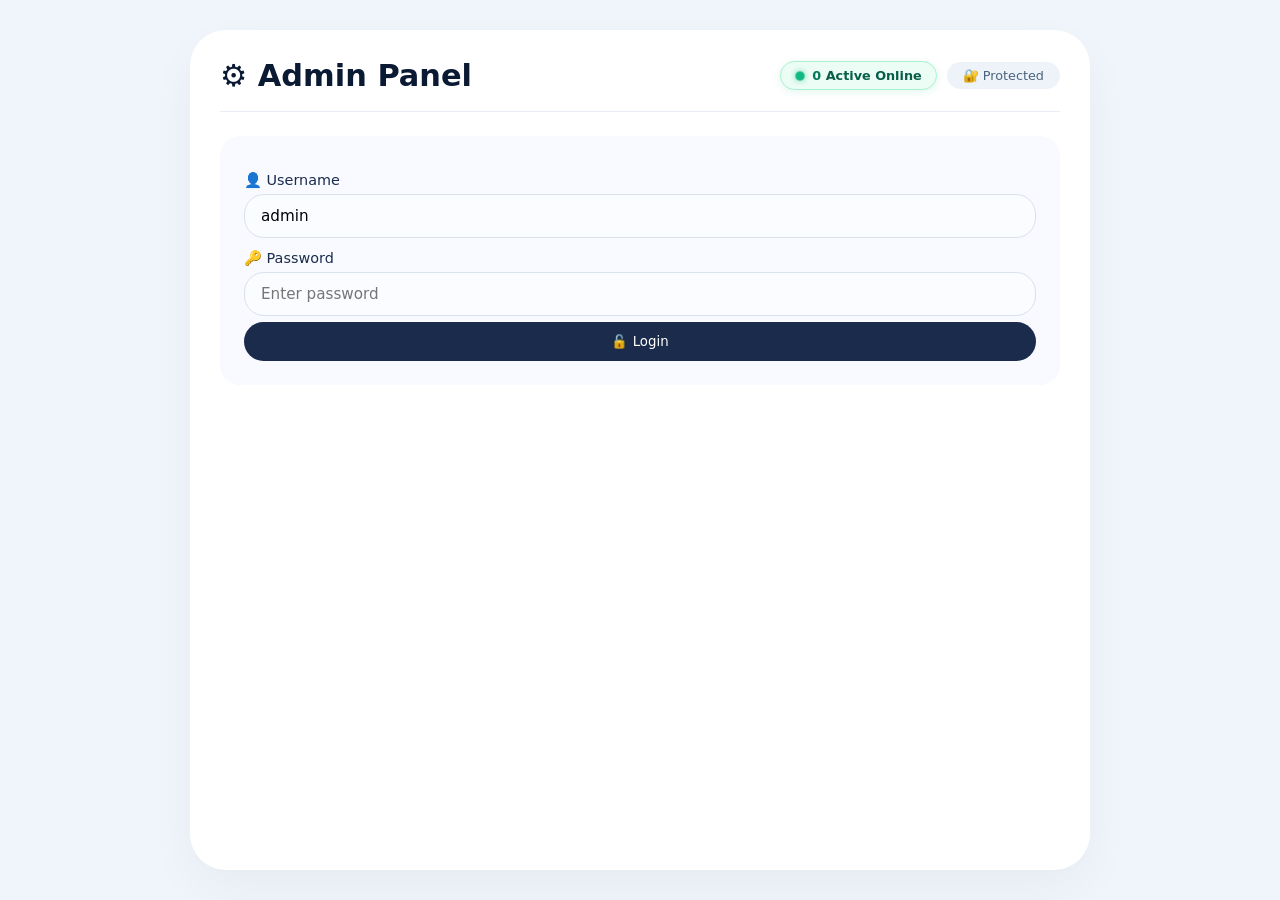
<file: admin.html>
<!DOCTYPE html>
<html lang="en">

<head>
    <meta charset="UTF-8">
    <meta name="viewport" content="width=device-width, initial-scale=1.0, maximum-scale=1.0, user-scalable=no">
    <title>Admin Panel</title>
    <style>
        * {
            margin: 0;
            padding: 0;
            box-sizing: border-box;
            font-family: system-ui, -apple-system, sans-serif;
        }

        body {
            background: #f0f4fb;
            min-height: 100vh;
            display: flex;
            justify-content: center;
            padding: 30px 16px;
        }

        .app {
            max-width: 900px;
            width: 100%;
            background: white;
            border-radius: 36px;
            box-shadow: 0 20px 50px rgba(0, 0, 0, 0.04);
            padding: 28px 30px;
        }

        @media (max-width: 768px) {
            .app {
                padding: 16px;
                border-radius: 20px;
            }

            .header h1 {
                font-size: 1.3rem;
            }

            .flex-row {
                flex-direction: column;
            }

            .flex-row>* {
                min-width: auto;
                width: 100%;
            }

            .btn {
                min-width: auto;
                padding: 10px 20px;
            }

            .tab-btn {
                padding: 8px 16px;
                font-size: 0.85rem;
            }

            .entry-item {
                flex-wrap: wrap;
                gap: 8px;
            }

            .key-display {
                flex-direction: column;
                align-items: stretch;
            }
        }

        @media (max-width: 480px) {
            .app {
                padding: 12px;
                border-radius: 16px;
            }

            .header h1 {
                font-size: 1.1rem;
            }

            .tab-buttons {
                gap: 8px;
            }

            .tab-btn {
                padding: 6px 12px;
                font-size: 0.75rem;
            }

            .section-title {
                font-size: 0.95rem;
            }
        }

        .header {
            display: flex;
            justify-content: space-between;
            align-items: center;
            border-bottom: 1px solid #e8edf6;
            padding-bottom: 18px;
            margin-bottom: 24px;
            flex-wrap: wrap;
            gap: 12px;
        }

        .header h1 {
            font-weight: 600;
            font-size: 1.9rem;
            color: #0b1a33;
        }

        .badge {
            background: #eef3fa;
            padding: 6px 16px;
            border-radius: 40px;
            font-size: 0.8rem;
            color: #4c637f;
        }

        .section-title {
            font-weight: 600;
            color: #0b1a33;
            margin-top: 24px;
            margin-bottom: 8px;
            font-size: 1.1rem;
            border-bottom: 2px solid #e8edf6;
            padding-bottom: 8px;
        }

        .flex-row {
            display: flex;
            gap: 12px;
            align-items: center;
            flex-wrap: wrap;
        }

        .flex-row>* {
            flex: 1;
            min-width: 150px;
        }

        input,
        select {
            width: 100%;
            padding: 12px 16px;
            border: 1px solid #d9e1ec;
            border-radius: 20px;
            font-size: 0.95rem;
            background: #fafcff;
        }

        input:focus,
        select:focus {
            border-color: #1a2b4c;
            outline: none;
            background: white;
        }

        .btn {
            padding: 12px 28px;
            border: none;
            border-radius: 60px;
            font-weight: 500;
            cursor: pointer;
            transition: 0.15s;
            flex: 1;
            min-width: 120px;
        }

        .btn-primary {
            background: #1a2b4c;
            color: white;
        }

        .btn-primary:hover {
            background: #2f4370;
        }

        .btn-success {
            background: #1a7a3a;
            color: white;
        }

        .btn-success:hover {
            background: #1f944a;
        }

        .btn-danger {
            background: #b33a3a;
            color: white;
        }

        .btn-danger:hover {
            background: #992e2e;
        }

        .btn-outline {
            background: transparent;
            color: #1a2b4c;
            border: 1px solid #d0dae8;
        }

        .btn-outline:hover {
            background: #f0f4fe;
        }

        .btn-sm {
            padding: 8px 18px;
            font-size: 0.85rem;
            flex: 0;
        }

        .btn-copy {
            background: #2d7a9b;
            color: white;
            padding: 6px 16px;
            border: none;
            border-radius: 40px;
            cursor: pointer;
            font-size: 0.8rem;
        }

        .btn-copy:hover {
            background: #1f5f7a;
        }

        .btn-highlight {
            padding: 4px 14px;
            border: none;
            border-radius: 40px;
            cursor: pointer;
            font-size: 0.75rem;
            transition: 0.15s;
        }

        .btn-highlight.active {
            background: #1a7a3a;
            color: white;
        }

        .btn-highlight.active:hover {
            background: #0f5c28;
        }

        .btn-highlight.inactive {
            background: #6a7c94;
            color: white;
        }

        .btn-highlight.inactive:hover {
            background: #5a6a80;
        }

        .entry-list {
            background: #f5f8fe;
            border-radius: 20px;
            padding: 6px 0;
            margin: 12px 0 6px;
            max-height: 350px;
            overflow-y: auto;
        }

        .entry-item {
            display: flex;
            justify-content: space-between;
            align-items: center;
            padding: 10px 16px;
            border-bottom: 1px solid #e6edf6;
        }

        .entry-item:last-child {
            border-bottom: none;
        }

        .entry-item .info {
            display: flex;
            flex-direction: column;
            gap: 2px;
            flex: 1;
        }

        .entry-item .name {
            font-weight: 600;
            color: #0b1a33;
        }

        .entry-item .sub {
            color: #4c637f;
            font-size: 0.8rem;
            word-break: break-all;
        }

        .entry-item .del-btn {
            background: none;
            border: none;
            color: #b33a3a;
            font-size: 1.2rem;
            cursor: pointer;
            padding: 4px 10px;
            border-radius: 40px;
        }

        .entry-item .del-btn:hover {
            background: #ffe6e6;
        }

        .entry-item .key-btn {
            background: none;
            border: 1px solid #d0dae8;
            border-radius: 40px;
            padding: 4px 12px;
            cursor: pointer;
            font-size: 0.8rem;
        }

        .entry-item .key-btn:hover {
            background: #e6edf6;
        }

        .entry-item .reset-btn {
            background: #fff3cd;
            border: 1px solid #856404;
            border-radius: 40px;
            padding: 4px 12px;
            cursor: pointer;
            font-size: 0.8rem;
        }

        .entry-item .reset-btn:hover {
            background: #ffe6b3;
        }

        .empty-state {
            color: #6a7c94;
            padding: 20px 0;
            text-align: center;
            font-style: italic;
        }

        .toast-msg {
            font-size: 0.9rem;
            margin-top: 12px;
            padding: 8px 16px;
            border-radius: 60px;
            display: inline-block;
        }

        .toast-error {
            background: #fee;
            color: #b33a3a;
        }

        .toast-success {
            background: #e6f5e6;
            color: #1a5d3c;
        }

        .toast-info {
            background: #e6f0fa;
            color: #1a3f5c;
        }

        .password-gate {
            background: #f8faff;
            border-radius: 20px;
            padding: 24px;
            margin-top: 10px;
        }

        .password-gate label {
            font-weight: 500;
            color: #1a2b4c;
            display: block;
            margin-top: 12px;
            margin-bottom: 5px;
            font-size: 0.9rem;
        }

        .password-gate .pwd-error {
            color: #b33a3a;
            font-size: 0.9rem;
            margin-top: 6px;
        }

        .api-status {
            font-size: 0.8rem;
            color: #4c637f;
            padding: 6px 14px;
            background: #eef3fa;
            border-radius: 40px;
            display: inline-block;
        }

        .status-connected {
            background: #e6f5e6;
            color: #1a5d3c;
        }

        .status-error {
            background: #fee;
            color: #b33a3a;
        }

        .playlist-header {
            background: #eef3fa;
            padding: 10px 16px;
            font-weight: 700;
            border-radius: 12px;
            margin: 8px 0 4px;
            display: flex;
            justify-content: space-between;
            align-items: center;
        }

        .tab-buttons {
            display: flex;
            gap: 12px;
            margin-bottom: 16px;
            flex-wrap: wrap;
        }

        .tab-btn {
            padding: 10px 24px;
            border: 2px solid #d9e1ec;
            border-radius: 40px;
            background: white;
            cursor: pointer;
            font-weight: 500;
        }

        .tab-btn.active {
            border-color: #1a2b4c;
            background: #1a2b4c;
            color: white;
        }

        .tab-content {
            display: none;
        }

        .tab-content.active {
            display: block;
        }

        .key-display {
            background: #f0f4fb;
            padding: 12px 16px;
            border-radius: 12px;
            font-family: monospace;
            word-break: break-all;
            margin: 8px 0;
            display: flex;
            justify-content: space-between;
            align-items: center;
            flex-wrap: wrap;
            gap: 8px;
        }

        .key-display .key-text {
            font-size: 1.1rem;
            color: #0b1a33;
        }

        .important-item {
            background: #fef9e7;
            border-left: 4px solid #f7971e;
        }

        .important-item.hidden {
            opacity: 0.6;
            border-left-color: #6a7c94;
        }

        .visibility-badge {
            font-size: 0.7rem;
            padding: 2px 12px;
            border-radius: 40px;
            font-weight: 600;
        }

        .visibility-badge.visible {
            background: #e6f5e6;
            color: #1a5d3c;
        }

        .visibility-badge.hidden {
            background: #fee;
            color: #b33a3a;
        }

        /* ===== REAL-TIME ACTIVE USERS BADGE (GREEN DOT) ===== */
        .live-users-pill {
            display: inline-flex;
            align-items: center;
            gap: 7px;
            padding: 6px 14px;
            border-radius: 40px;
            background: #ecfdf5;
            border: 1px solid #a7f3d0;
            color: #065f46;
            font-size: 0.8rem;
            font-weight: 600;
            box-shadow: 0 2px 8px rgba(16, 185, 129, 0.12);
            transition: all 0.3s ease;
            user-select: none;
        }

        .pulsing-green-dot-wrap {
            position: relative;
            display: inline-flex;
            align-items: center;
            justify-content: center;
            width: 10px;
            height: 10px;
        }

        .pulsing-green-dot {
            width: 8px;
            height: 8px;
            background-color: #10b981;
            border-radius: 50%;
            box-shadow: 0 0 6px rgba(16, 185, 129, 0.8);
            z-index: 2;
        }

        .pulsing-green-ring {
            position: absolute;
            width: 100%;
            height: 100%;
            border-radius: 50%;
            background-color: rgba(16, 185, 129, 0.55);
            animation: live-ring-pulse 1.8s cubic-bezier(0.24, 0, 0.38, 1) infinite;
            z-index: 1;
        }

        @keyframes live-ring-pulse {
            0% {
                transform: scale(0.8);
                opacity: 0.95;
            }

            70% {
                transform: scale(2.3);
                opacity: 0;
            }

            100% {
                transform: scale(2.5);
                opacity: 0;
            }
        }

        .live-users-text strong {
            font-weight: 700;
            color: #047857;
            font-variant-numeric: tabular-nums;
        }

        /* ===== CHAT MONITOR STYLES ===== */
        .chat-msg-row {
            display: flex;
            justify-content: space-between;
            align-items: flex-start;
            padding: 12px 16px;
            border-bottom: 1px solid #e6edf6;
            gap: 12px;
            transition: background 0.2s;
        }

        .chat-msg-row:hover {
            background: #eef4fc;
        }

        .chat-msg-row:last-child {
            border-bottom: none;
        }

        .chat-msg-main {
            flex: 1;
            display: flex;
            flex-direction: column;
            gap: 4px;
        }

        .chat-msg-header {
            display: flex;
            align-items: center;
            gap: 8px;
            flex-wrap: wrap;
        }

        .chat-sender-badge {
            font-weight: 700;
            color: #1a2b4c;
            font-size: 0.88rem;
        }

        .chat-time-badge {
            font-size: 0.72rem;
            color: #6a7c94;
        }

        .chat-msg-body {
            font-size: 0.92rem;
            color: #0b1a33;
            line-height: 1.4;
            word-break: break-word;
            background: #ffffff;
            border: 1px solid #e2e8f0;
            padding: 8px 12px;
            border-radius: 12px;
            margin-top: 4px;
        }

        .chat-delete-btn {
            background: #fee2e2;
            color: #b91c1c;
            border: 1px solid #fca5a5;
            border-radius: 40px;
            padding: 6px 14px;
            font-size: 0.75rem;
            font-weight: 600;
            cursor: pointer;
            display: inline-flex;
            align-items: center;
            gap: 4px;
            white-space: nowrap;
            transition: all 0.15s;
        }

        .chat-delete-btn:hover {
            background: #b91c1c;
            color: white;
            border-color: #b91c1c;
        }

        .admin-online-badge {
            display: inline-flex;
            align-items: center;
            gap: 6px;
            padding: 5px 12px;
            background: white;
            border: 1px solid #cbd5e1;
            border-radius: 30px;
            font-size: 0.8rem;
            color: #1e293b;
            margin: 4px;
            font-weight: 500;
        }

        .chat-type-pill {
            display: inline-flex;
            align-items: center;
            gap: 4px;
            padding: 3px 8px;
            border-radius: 20px;
            font-size: 0.72rem;
            font-weight: 700;
            letter-spacing: 0.3px;
        }

        .chat-type-pill.group {
            background: #ecfdf5;
            color: #065f46;
            border: 1px solid #a7f3d0;
        }

        .chat-type-pill.direct {
            background: #f5f3ff;
            color: #6d28d9;
            border: 1px solid #ddd6fe;
        }
    </style>
</head>

<body>
    <div class="app">
        <div class="header">
            <h1>⚙️ Admin Panel</h1>
            <div style="display:flex; align-items:center; gap:10px; flex-wrap:wrap;">
                <div class="live-users-pill" id="adminLiveUsersBadge" title="Real-time Active Students Online">
                    <span class="pulsing-green-dot-wrap">
                        <span class="pulsing-green-ring"></span>
                        <span class="pulsing-green-dot"></span>
                    </span>
                    <span class="live-users-text"><strong id="adminActiveUsersCount">0</strong> Active Online</span>
                </div>
                <span class="badge">🔐 Protected</span>
            </div>
        </div>

        <!-- Password Gate -->
        <div id="passwordGate" class="password-gate">
            <label for="adminUsername">👤 Username</label>
            <input type="text" id="adminUsername" placeholder="Enter username" value="admin" />

            <label for="adminPwdInput">🔑 Password</label>
            <input type="password" id="adminPwdInput" placeholder="Enter password" />

            <div id="pwdError" class="pwd-error"></div>
            <div class="flex-row">
                <button class="btn btn-primary" id="unlockBtn">🔓 Login</button>
            </div>
        </div>

        <!-- Admin Content -->
        <div id="adminContent" style="display: none;">
            <div class="flex-row" style="margin-bottom:16px;">
                <span class="api-status" id="apiStatus">🗄️ D1 Database</span>
                <button class="btn btn-outline btn-sm" id="refreshBtn">📥 Refresh</button>
            </div>

            <!-- Tabs -->
            <div class="tab-buttons">
                <button class="tab-btn active" data-tab="playlists">📁 Recorded Classes</button>
                <button class="tab-btn" data-tab="important">⭐ Live</button>
                <button class="tab-btn" data-tab="users">👥 Users</button>
                <button class="tab-btn" data-tab="allowed-emails">📧 Allowed Emails</button>
                <button class="tab-btn" data-tab="chat" id="adminChatTabBtn">💬 Chat Monitor</button>
            </div>

            <!-- Playlists Tab -->
            <div id="tab-playlists" class="tab-content active">
                <div class="section-title">📁 Add New Playlist</div>
                <p style="color:#6a7c94;font-size:0.85rem;margin-bottom:8px;">
                    Pehle Section select karo (Recorded / Reasoning / Quant / Computer / English), fir playlist name
                    daal ke Add karo.
                </p>
                <div class="flex-row">
                    <select id="newPlaylistSection" style="flex:1; min-width:150px;">
                        <option value="recorded">📐 Math</option>
                        <option value="reasoning">🧠 Reasoning</option>
                        <option value="quant">🔢 Quant</option>
                        <option value="computer">💻 Computer</option>
                        <option value="english">📖 English</option>
                    </select>
                    <input type="text" id="newPlaylistName" placeholder="Playlist name" style="flex:2;" />
                    <button class="btn btn-success" id="addPlaylistBtn">➕ Add</button>
                </div>
                <div id="playlistFeedback" class="toast-msg"></div>

                <div class="section-title">📝 Add Chapter</div>
                <p style="color:#6a7c94;font-size:0.85rem;margin-bottom:8px;">
                    Pehle Section select karo, uske baad us section ki playlist chuno, fir chapter name aur video link
                    daal ke save karo.
                </p>
                <div class="flex-row">
                    <select id="chapterSectionFilter" style="flex:1; min-width:150px;">
                        <option value="recorded">📐 Math</option>
                        <option value="reasoning">🧠 Reasoning</option>
                        <option value="quant">🔢 Quant</option>
                        <option value="computer">💻 Computer</option>
                        <option value="english">📖 English</option>
                    </select>
                    <select id="playlistSelect" style="flex:2;">
                        <option value="">Select playlist</option>
                    </select>
                </div>
                <div class="flex-row">
                    <input type="text" id="chapterName" placeholder="Chapter name" />
                    <input type="text" id="chapterLink" placeholder="Video URL (HLS / MP4)" />
                </div>
                <div class="flex-row">
                    <button class="btn btn-primary" id="addChapterBtn">➕ Add Chapter</button>
                </div>
                <div id="chapterFeedback" class="toast-msg"></div>

                <div class="section-title">📋 All Playlists & Chapters</div>
                <div class="entry-list" id="adminList">
                    <div class="empty-state">Loading...</div>
                </div>
            </div>

            <!-- Important Tab -->
            <div id="tab-important" class="tab-content">
                <div class="section-title">⭐ Live Section</div>
                <p style="color:#6a7c94;font-size:0.85rem;margin-bottom:12px;">
                    Add important classes. Use Hide/Show to control visibility on user website.
                </p>

                <div class="flex-row">
                    <input type="text" id="importantTitle" placeholder="Class Title" />
                </div>
                <div class="flex-row">
                    <input type="text" id="importantLink" placeholder="Video URL (HLS / MP4)" />
                </div>
                <div class="flex-row">
                    <button class="btn btn-success" id="saveImportantBtn">💾 Save Live Links</button>
                </div>
                <div id="importantFeedback" class="toast-msg"></div>

                <div class="section-title" style="margin-top:16px;">📋 All Live Classes</div>
                <div id="importantList" class="entry-list">
                    <div class="empty-state">Loading...</div>
                </div>
            </div>

            <!-- Users Tab -->
            <div id="tab-users" class="tab-content">
                <div class="section-title">👤 Add New User</div>
                <div class="flex-row">
                    <input type="email" id="newUserEmail" placeholder="User email" />
                    <button class="btn btn-success" id="addUserBtn">➕ Add User</button>
                </div>
                <div id="userFeedback" class="toast-msg"></div>

                <div class="section-title">🔑 Generate New Key</div>
                <div class="flex-row">
                    <select id="userSelect">
                        <option value="">Select user</option>
                    </select>
                    <button class="btn btn-primary" id="generateKeyBtn">🔄 Generate Key</button>
                </div>
                <div id="keyDisplay" class="key-display" style="display:none;">
                    <span class="key-text" id="keyText"></span>
                    <button class="btn-copy" id="copyKeyBtn" onclick="copyKey()">📋 Copy</button>
                </div>
                <div id="keyFeedback" class="toast-msg"></div>

                <div class="section-title">👥 All Users & Keys</div>
                <div class="entry-list" id="userList">
                    <div class="empty-state">Loading...</div>
                </div>
            </div>

            <!-- Allowed Emails Tab (NEW) -->
            <div id="tab-allowed-emails" class="tab-content">
                <div class="section-title">📧 Allowed Emails (No Key Required)</div>
                <p style="color:#6a7c94;font-size:0.85rem;margin-bottom:12px;">
                    These users can login <strong>without</strong> access key. Just email is enough.
                </p>

                <div style="display:flex; gap:12px; margin-bottom:12px; flex-wrap:wrap;">
                    <input type="email" id="allowedEmailInput" placeholder="Enter email" style="flex:2;" />
                    <button class="btn btn-success" id="addAllowedEmailBtn" style="flex:1;">➕ Add</button>
                </div>

                <div id="allowedEmailsList" class="entry-list">
                    <div class="empty-state">No allowed emails</div>
                </div>
                <div id="allowedEmailFeedback" class="toast-msg"></div>
            </div>

            <!-- Chat Monitor Tab (NEW) -->
            <div id="tab-chat" class="tab-content">
                <div class="section-title"
                    style="display:flex; justify-content:space-between; align-items:center; flex-wrap:wrap; gap:10px;">
                    <span>💬 Student Study & Doubts Chat Monitor</span>
                    <div style="display:flex; gap:8px;">
                        <button class="btn btn-primary btn-sm" id="refreshChatBtn">🔄 Refresh</button>
                        <button class="btn btn-danger btn-sm" id="clearAllChatBtn">🧹 Clear All Chat</button>
                    </div>
                </div>
                <p style="color:#6a7c94;font-size:0.85rem;margin-bottom:14px;">
                    Aap yahan real-time dekh sakte hain ki students study se related discussions kar rahe hain ya kya
                    baat ho rahi hai. Kisi bhi inappropriate message ko delete kar sakte hain.
                </p>

                <!-- Active Online Students Summary -->
                <div
                    style="background:#ecfdf5; border:1px solid #a7f3d0; border-radius:18px; padding:12px 18px; margin-bottom:16px; display:flex; justify-content:space-between; align-items:center; flex-wrap:wrap; gap:10px;">
                    <div
                        style="display:flex; align-items:center; gap:8px; color:#065f46; font-weight:600; font-size:0.9rem;">
                        <span
                            style="display:inline-block;width:9px;height:9px;border-radius:50%;background:#10b981;"></span>
                        <span>Online Students Right Now: <strong id="adminOnlineUsersListCount">0</strong></span>
                    </div>
                    <button class="btn btn-outline btn-sm" id="toggleOnlineUsersBtn"
                        style="padding:4px 14px; font-size:0.75rem;">👥 View Online Students</button>
                </div>

                <div id="adminOnlineUsersPanel"
                    style="display:none; background:#f8faff; border:1px solid #e2e8f0; border-radius:16px; padding:14px; margin-bottom:16px; max-height:220px; overflow-y:auto;">
                    <div id="adminOnlineUsersContent" style="color:#6a7c94; font-size:0.85rem;">Loading active
                        students...</div>
                </div>

                <div id="adminChatFeedback" class="toast-msg"></div>

                <div class="section-title"
                    style="margin-top:16px; display:flex; justify-content:space-between; align-items:center; flex-wrap:wrap; gap:8px;">
                    <span>📋 Messages Stream (<span id="adminChatMessageCount">0</span>)</span>
                    <div style="display:flex; gap:6px;" id="adminChatFilterGroup">
                        <button type="button" class="btn btn-sm btn-primary" data-chat-filter="all"
                            id="filterChatAllBtn">🔘 All (<span id="filterCountAll">0</span>)</button>
                        <button type="button" class="btn btn-sm btn-outline" data-chat-filter="group"
                            id="filterChatGroupBtn">🌐 Group Only (<span id="filterCountGroup">0</span>)</button>
                        <button type="button" class="btn btn-sm btn-outline" data-chat-filter="direct"
                            id="filterChatDirectBtn">🔒 1-on-1 Only (<span id="filterCountDirect">0</span>)</button>
                    </div>
                </div>
                <div class="entry-list" id="adminChatList" style="max-height: 480px;">
                    <div class="empty-state">Loading chat messages...</div>
                </div>
            </div>

            <div style="margin-top:20px; border-top:1px solid #e8edf6; padding-top:18px;">
                <button class="btn btn-danger" id="logoutBtn" style="flex:0; padding:8px 24px;">🚪 Logout</button>
            </div>
        </div>
    </div>

    <script>
        // ==================== MAIN ADMIN APP ====================
        (function () {
            const API_BASE = 'https://video-play-api.newstreamcp.workers.dev/api';
            let playlists = [];
            let users = [];
            let importantItems = [];
            let allowedEmails = [];
            let adminOnlineUsersList = [];
            let isAuthenticated = false;

            // Sections (Recorded, Reasoning, Quant, Computer, English)
            const SECTION_LABELS = {
                recorded: '📐 Math',
                reasoning: '🧠 Reasoning',
                quant: '🔢 Quant',
                computer: '💻 Computer',
                english: '📖 English'
            };
            const SECTION_ORDER = ['recorded', 'reasoning', 'quant', 'computer', 'english'];
            const DEFAULT_SECTION = 'recorded';

            // ----- Tabs -----
            let adminChatPollInterval = null;

            function startAdminChatPolling() {
                if (adminChatPollInterval) clearInterval(adminChatPollInterval);
                adminChatPollInterval = setInterval(() => {
                    loadAdminChat(false);
                }, 4000);
            }

            function stopAdminChatPolling() {
                if (adminChatPollInterval) {
                    clearInterval(adminChatPollInterval);
                    adminChatPollInterval = null;
                }
            }

            document.querySelectorAll('.tab-btn').forEach(btn => {
                btn.addEventListener('click', function () {
                    document.querySelectorAll('.tab-btn').forEach(b => b.classList.remove('active'));
                    document.querySelectorAll('.tab-content').forEach(c => c.classList.remove('active'));
                    this.classList.add('active');
                    const tabId = this.dataset.tab;
                    document.getElementById('tab-' + tabId).classList.add('active');
                    if (tabId === 'users') { loadUsers(); stopAdminChatPolling(); }
                    else if (tabId === 'playlists') { loadPlaylists(); stopAdminChatPolling(); }
                    else if (tabId === 'important') { loadImportant(); stopAdminChatPolling(); }
                    else if (tabId === 'allowed-emails') { loadAllowedEmails(); stopAdminChatPolling(); }
                    else if (tabId === 'chat') {
                        loadAdminChat(true);
                        loadAdminOnlineUsers();
                        startAdminChatPolling();
                    }
                });
            });

            // ----- API Call (Robust JSON Error Handling) -----
            async function apiCall(endpoint, options = {}) {
                try {
                    const url = API_BASE + endpoint;
                    const response = await fetch(url, {
                        ...options,
                        headers: { 'Content-Type': 'application/json', ...(options.headers || {}) }
                    });
                    let data = null;
                    try {
                        data = await response.json();
                    } catch (e) {
                        data = null;
                    }
                    if (!response.ok) {
                        const errMsg = (data && (data.error || data.message)) ? (data.error || data.message) : `HTTP ${response.status}`;
                        throw new Error(errMsg);
                    }
                    return data;
                } catch (error) {
                    console.error('API Error (' + endpoint + '):', error);
                    throw error;
                }
            }

            // ==================== ADMIN AUTH ====================
            function unlockAdminPanel(username) {
                isAuthenticated = true;
                document.getElementById('passwordGate').style.display = 'none';
                document.getElementById('adminContent').style.display = 'block';
                const errorEl = document.getElementById('pwdError');
                if (errorEl) errorEl.textContent = '';
                loadPlaylists();
                loadUsers();
                loadImportant();
                loadAllowedEmails();
                fetchAdminActiveUsers();
                loadAdminOnlineUsers();
                if (username) {
                    showFeedback('✅ Welcome ' + username, 'success', 'playlistFeedback');
                }
            }

            async function adminLogin() {
                const username = document.getElementById('adminUsername').value.trim();
                const password = document.getElementById('adminPwdInput').value.trim();
                const errorEl = document.getElementById('pwdError');

                if (!username || !password) {
                    errorEl.textContent = '❌ Please enter username and password';
                    return;
                }

                errorEl.textContent = '⏳ Logging in...';

                try {
                    const data = await apiCall('/admin/login', {
                        method: 'POST',
                        body: JSON.stringify({ username, password })
                    });

                    if (data && data.success) {
                        sessionStorage.setItem('admin_auth', 'true');
                        sessionStorage.setItem('admin_username', (data.admin && data.admin.username) ? data.admin.username : username);
                        unlockAdminPanel((data.admin && data.admin.username) ? data.admin.username : username);
                    } else {
                        errorEl.textContent = '❌ ' + (data?.error || 'Invalid credentials');
                        document.getElementById('adminPwdInput').value = '';
                        document.getElementById('adminPwdInput').focus();
                    }
                } catch (error) {
                    errorEl.textContent = '❌ ' + error.message;
                }
            }

            // ==================== ALLOWED EMAILS MANAGEMENT (NEW) ====================
            async function loadAllowedEmails() {
                try {
                    const data = await apiCall('/allowed-emails');
                    if (data.success) {
                        allowedEmails = data.emails || [];
                        renderAllowedEmailsList();
                        showFeedback('✅ Allowed emails loaded', 'success', 'allowedEmailFeedback');
                    }
                } catch (error) {
                    showFeedback('❌ Failed to load: ' + error.message, 'error', 'allowedEmailFeedback');
                }
            }

            async function addAllowedEmail() {
                const email = document.getElementById('allowedEmailInput').value.trim();
                if (!email) {
                    showFeedback('⚠️ Enter email', 'error', 'allowedEmailFeedback');
                    return;
                }
                try {
                    const data = await apiCall('/allowed-emails', {
                        method: 'POST',
                        body: JSON.stringify({ email })
                    });
                    if (data.success) {
                        document.getElementById('allowedEmailInput').value = '';
                        loadAllowedEmails();
                        showFeedback('✅ Email added: ' + email, 'success', 'allowedEmailFeedback');
                    } else {
                        showFeedback('❌ ' + data.error, 'error', 'allowedEmailFeedback');
                    }
                } catch (error) {
                    showFeedback('❌ Failed: ' + error.message, 'error', 'allowedEmailFeedback');
                }
            }

            async function deleteAllowedEmail(email) {
                if (!confirm(`Remove ${email}?`)) return;
                try {
                    const data = await apiCall('/allowed-emails', {
                        method: 'DELETE',
                        body: JSON.stringify({ email })
                    });
                    if (data.success) {
                        loadAllowedEmails();
                        showFeedback('✅ Removed: ' + email, 'success', 'allowedEmailFeedback');
                    } else {
                        showFeedback('❌ Failed to remove', 'error', 'allowedEmailFeedback');
                    }
                } catch (error) {
                    showFeedback('❌ Error: ' + error.message, 'error', 'allowedEmailFeedback');
                }
            }

            function renderAllowedEmailsList() {
                const list = document.getElementById('allowedEmailsList');
                if (!allowedEmails.length) {
                    list.innerHTML = `<div class="empty-state">No allowed emails added</div>`;
                    return;
                }
                let html = '';
                allowedEmails.forEach(item => {
                    html += `
                <div class="entry-item">
                    <div class="info">
                        <span class="name">📧 ${item.email}</span>
                        <span class="sub">Added: ${new Date(item.created_at).toLocaleString()}</span>
                    </div>
                    <div style="display:flex; gap:6px;">
                        <button class="del-btn" onclick="window.deleteAllowedEmail('${item.email}')">✕</button>
                    </div>
                </div>
            `;
                });
                list.innerHTML = html;
                window.deleteAllowedEmail = deleteAllowedEmail;
            }

            // ==================== IMPORTANT SECTION ====================
            async function loadImportant() {
                try {
                    const data = await apiCall('/important/all');
                    if (data.success) {
                        importantItems = data.items || [];
                        renderImportantList();
                        showFeedback('✅ Important items loaded', 'success', 'importantFeedback');
                    }
                } catch (error) {
                    showFeedback('❌ Failed to load: ' + error.message, 'error', 'importantFeedback');
                }
            }

            async function saveImportant() {
                const title = document.getElementById('importantTitle').value.trim();
                const link = document.getElementById('importantLink').value.trim();

                if (!title || !link) {
                    showFeedback('⚠️ Please fill both Title and URL', 'error', 'importantFeedback');
                    return;
                }

                try {
                    const data = await apiCall('/important', {
                        method: 'POST',
                        body: JSON.stringify({ title, link })
                    });

                    if (data.success) {
                        document.getElementById('importantTitle').value = '';
                        document.getElementById('importantLink').value = '';
                        showFeedback('✅ Important class saved!', 'success', 'importantFeedback');
                        loadImportant();
                    } else {
                        showFeedback('❌ Failed to save: ' + data.error, 'error', 'importantFeedback');
                    }
                } catch (error) {
                    showFeedback('❌ Error: ' + error.message, 'error', 'importantFeedback');
                }
            }

            async function toggleImportantVisibility(id) {
                try {
                    const data = await apiCall('/important/toggle', {
                        method: 'POST',
                        body: JSON.stringify({ id })
                    });

                    if (data.success) {
                        showFeedback(data.message, 'success', 'importantFeedback');
                        loadImportant();
                    } else {
                        showFeedback('❌ Failed to toggle: ' + data.error, 'error', 'importantFeedback');
                    }
                } catch (error) {
                    showFeedback('❌ Error: ' + error.message, 'error', 'importantFeedback');
                }
            }

            async function deleteImportant(id) {
                if (!confirm('Delete this important class?')) return;
                try {
                    const data = await apiCall('/important', {
                        method: 'DELETE',
                        body: JSON.stringify({ id })
                    });
                    if (data.success) {
                        showFeedback('🗑️ Deleted', 'success', 'importantFeedback');
                        loadImportant();
                    } else {
                        showFeedback('❌ Failed to delete', 'error', 'importantFeedback');
                    }
                } catch (error) {
                    showFeedback('❌ Error: ' + error.message, 'error', 'importantFeedback');
                }
            }

            function renderImportantList() {
                const list = document.getElementById('importantList');
                if (!importantItems.length) {
                    list.innerHTML = `<div class="empty-state">No important classes added yet</div>`;
                    return;
                }
                let html = '';
                importantItems.forEach(item => {
                    const isVisible = item.is_visible === 1;
                    const itemClass = isVisible ? '' : 'hidden';
                    html += `
                <div class="entry-item important-item ${itemClass}">
                    <div class="info">
                        <span class="name">
                            ${isVisible ? '👁️' : '🚫'} ${item.title}
                            <span class="visibility-badge ${isVisible ? 'visible' : 'hidden'}" style="margin-left:8px;">
                                ${isVisible ? 'Visible' : 'Hidden'}
                            </span>
                        </span>
                        <span class="sub">${item.link}</span>
                    </div>
                    <div style="display:flex; gap:6px; flex-wrap:wrap;">
                        <button class="btn-highlight ${isVisible ? 'active' : 'inactive'}" 
                                onclick="window.toggleImportantVisibility('${item.id}')">
                            ${isVisible ? '👁️ Hide' : '🚫 Show'}
                        </button>
                        <button class="del-btn" onclick="window.deleteImportant('${item.id}')">✕</button>
                    </div>
                </div>
            `;
                });
                list.innerHTML = html;
                window.toggleImportantVisibility = toggleImportantVisibility;
                window.deleteImportant = deleteImportant;
            }

            // ==================== LOAD PLAYLISTS ====================
            async function loadPlaylists() {
                try {
                    const data = await apiCall('/playlists');
                    if (data.success) {
                        playlists = data.playlists;
                        renderAdminList();
                        updatePlaylistSelect();
                        updateApiStatus('connected');
                        showFeedback('✅ Playlists loaded', 'success', 'playlistFeedback');
                    }
                } catch (error) {
                    showFeedback('❌ Failed to load: ' + error.message, 'error', 'playlistFeedback');
                    updateApiStatus('error');
                }
            }

            // ==================== ADD PLAYLIST ====================
            async function addPlaylist() {
                const name = document.getElementById('newPlaylistName').value.trim();
                // FIX: default fallback should match the real section key 'recorded'
                const section = document.getElementById('newPlaylistSection').value || DEFAULT_SECTION;
                if (!name) {
                    showFeedback('⚠️ Enter playlist name', 'error', 'playlistFeedback');
                    return;
                }
                try {
                    const data = await apiCall('/playlists', {
                        method: 'POST',
                        body: JSON.stringify({ name, section })
                    });
                    if (data.success) {
                        document.getElementById('newPlaylistName').value = '';
                        showFeedback('✅ Playlist added to ' + (SECTION_LABELS[section] || section), 'success', 'playlistFeedback');
                        loadPlaylists();
                    } else {
                        showFeedback('❌ ' + (data.error || 'Failed to add playlist'), 'error', 'playlistFeedback');
                    }
                } catch (error) {
                    showFeedback('❌ Failed: ' + error.message, 'error', 'playlistFeedback');
                }
            }

            // ==================== ADD CHAPTER ====================
            async function addChapter() {
                const playlistId = document.getElementById('playlistSelect').value;
                const name = document.getElementById('chapterName').value.trim();
                const link = document.getElementById('chapterLink').value.trim();
                if (!playlistId || !name || !link) {
                    showFeedback('⚠️ Section + Playlist select karo aur sab fields bharo', 'error', 'chapterFeedback');
                    return;
                }
                try {
                    const data = await apiCall('/playlists/chapter', {
                        method: 'POST',
                        body: JSON.stringify({ playlistId, chapterName: name, chapterLink: link })
                    });
                    if (data.success) {
                        document.getElementById('chapterName').value = '';
                        document.getElementById('chapterLink').value = '';
                        showFeedback('✅ Chapter added', 'success', 'chapterFeedback');
                        loadPlaylists();
                    }
                } catch (error) {
                    showFeedback('❌ Failed: ' + error.message, 'error', 'chapterFeedback');
                }
            }

            // ==================== DELETE PLAYLIST ====================
            async function deletePlaylist(playlistId) {
                if (!confirm('Delete this playlist?')) return;
                try {
                    await apiCall('/playlists', {
                        method: 'DELETE',
                        body: JSON.stringify({ playlistId })
                    });
                    loadPlaylists();
                    showFeedback('🗑️ Deleted', 'success', 'playlistFeedback');
                } catch (error) {
                    showFeedback('❌ Failed to delete', 'error', 'playlistFeedback');
                }
            }

            // ==================== DELETE CHAPTER ====================
            async function deleteChapter(playlistId, chapterId) {
                if (!confirm('Delete this chapter?')) return;
                try {
                    await apiCall('/playlists/chapter', {
                        method: 'DELETE',
                        body: JSON.stringify({ playlistId, chapterId })
                    });
                    loadPlaylists();
                    showFeedback('🗑️ Deleted', 'success', 'playlistFeedback');
                } catch (error) {
                    showFeedback('❌ Failed to delete', 'error', 'playlistFeedback');
                }
            }

            // ==================== LOAD USERS ====================
            async function loadUsers() {
                try {
                    try {
                        const onlineData = await apiCall('/active-users/list');
                        if (onlineData.success && Array.isArray(onlineData.users)) {
                            adminOnlineUsersList = onlineData.users;
                        }
                    } catch (e) { }

                    const data = await apiCall('/users');
                    if (data.success) {
                        users = data.users;
                        renderUserList();
                        updateUserSelect();
                        updateApiStatus('connected');
                        showFeedback('✅ Users loaded', 'success', 'userFeedback');
                    }
                } catch (error) {
                    showFeedback('❌ Failed to load users: ' + error.message, 'error', 'userFeedback');
                    updateApiStatus('error');
                }
            }

            // ==================== ADD USER ====================
            async function addUser() {
                const email = document.getElementById('newUserEmail').value.trim();
                if (!email) {
                    showFeedback('⚠️ Enter email', 'error', 'userFeedback');
                    return;
                }
                try {
                    const data = await apiCall('/users', {
                        method: 'POST',
                        body: JSON.stringify({ email })
                    });
                    if (data.success) {
                        document.getElementById('newUserEmail').value = '';
                        showFeedback('✅ User added. Key: ' + data.key, 'success', 'userFeedback');
                        loadUsers();
                    } else {
                        showFeedback('❌ ' + data.error, 'error', 'userFeedback');
                    }
                } catch (error) {
                    showFeedback('❌ Failed: ' + error.message, 'error', 'userFeedback');
                }
            }

            // ==================== DELETE USER ====================
            async function deleteUser(userId) {
                if (!confirm('Delete this user?')) return;
                try {
                    await apiCall('/users', {
                        method: 'DELETE',
                        body: JSON.stringify({ userId })
                    });
                    loadUsers();
                    showFeedback('🗑️ User deleted', 'success', 'userFeedback');
                } catch (error) {
                    showFeedback('❌ Failed to delete', 'error', 'userFeedback');
                }
            }

            // ==================== RESET USER ====================
            window.resetUser = async function (userId) {
                if (!confirm('⚠️ Are you sure you want to reset this user?')) return;
                try {
                    const data = await apiCall('/admin/reset-user', {
                        method: 'POST',
                        body: JSON.stringify({ userId })
                    });
                    if (data.success) {
                        showFeedback('✅ User reset!', 'success', 'userFeedback');
                        loadUsers();
                    } else {
                        showFeedback('❌ Failed to reset', 'error', 'userFeedback');
                    }
                } catch (error) {
                    showFeedback('❌ Network error', 'error', 'userFeedback');
                }
            };

            // ==================== GENERATE KEY ====================
            async function generateKey() {
                const userId = document.getElementById('userSelect').value;
                if (!userId) {
                    showFeedback('⚠️ Select a user', 'error', 'keyFeedback');
                    return;
                }
                try {
                    const data = await apiCall('/keys/generate', {
                        method: 'POST',
                        body: JSON.stringify({ userId })
                    });
                    if (data.success) {
                        const display = document.getElementById('keyDisplay');
                        const keyText = document.getElementById('keyText');
                        display.style.display = 'flex';
                        keyText.textContent = data.key;
                        showFeedback('✅ Key generated!', 'success', 'keyFeedback');
                        loadUsers();
                    }
                } catch (error) {
                    showFeedback('❌ Failed: ' + error.message, 'error', 'keyFeedback');
                }
            }

            // ==================== COPY KEY ====================
            window.copyKey = function () {
                const keyText = document.getElementById('keyText').textContent;
                if (!keyText) {
                    showFeedback('⚠️ No key to copy', 'error', 'keyFeedback');
                    return;
                }
                if (navigator.clipboard && navigator.clipboard.writeText) {
                    navigator.clipboard.writeText(keyText)
                        .then(() => {
                            showFeedback('✅ Key copied!', 'success', 'keyFeedback');
                            document.getElementById('copyKeyBtn').textContent = '✅ Copied!';
                            setTimeout(() => {
                                document.getElementById('copyKeyBtn').textContent = '📋 Copy';
                            }, 2000);
                        })
                        .catch(() => fallbackCopy(keyText));
                } else {
                    fallbackCopy(keyText);
                }
            };

            function fallbackCopy(text) {
                const textarea = document.createElement('textarea');
                textarea.value = text;
                textarea.style.position = 'fixed';
                textarea.style.opacity = '0';
                document.body.appendChild(textarea);
                textarea.select();
                try {
                    document.execCommand('copy');
                    showFeedback('✅ Key copied!', 'success', 'keyFeedback');
                    document.getElementById('copyKeyBtn').textContent = '✅ Copied!';
                    setTimeout(() => {
                        document.getElementById('copyKeyBtn').textContent = '📋 Copy';
                    }, 2000);
                } catch (err) {
                    showFeedback('❌ Failed to copy', 'error', 'keyFeedback');
                }
                document.body.removeChild(textarea);
            }

            // ==================== VIEW KEYS ====================
            window.viewKeys = async function (userId) {
                try {
                    const data = await apiCall('/keys?userId=' + userId);
                    if (data.success) {
                        let msg = '🔑 Keys for this user:\n\n';
                        if (data.keys.length === 0) {
                            msg += 'No keys generated yet.';
                        } else {
                            data.keys.forEach(k => {
                                const status = k.is_used ? '✅ Used' : '❌ Not used';
                                const expires = new Date(k.expires_at).toLocaleString();
                                msg += `Key: ${k.key_value}\nStatus: ${status}\nExpires: ${expires}\n\n`;
                            });
                        }
                        alert(msg);
                    }
                } catch (error) {
                    alert('Failed to load keys');
                }
            };

            // ==================== RENDER FUNCTIONS ====================
            // Playlists grouped by Section (Recorded, Reasoning, Quant, Computer, English)
            function renderAdminList() {
                const list = document.getElementById('adminList');
                if (!playlists.length) {
                    list.innerHTML = `<div class="empty-state">No playlists</div>`;
                    return;
                }
                let html = '';
                SECTION_ORDER.forEach(sectionKey => {
                    // FIX: fallback for old rows with NULL/empty section is now
                    // DEFAULT_SECTION ('recorded') instead of the never-matching 'math'
                    const sectionPlaylists = playlists.filter(p => (p.section || DEFAULT_SECTION) === sectionKey);
                    if (!sectionPlaylists.length) return;
                    html += `<div class="section-title" style="margin-top:16px;">${SECTION_LABELS[sectionKey] || sectionKey}</div>`;
                    sectionPlaylists.forEach(playlist => {
                        html += `
                    <div class="playlist-header">
                        📁 ${playlist.name}
                        <button class="del-btn" onclick="window.deletePlaylist('${playlist.id}')">✕</button>
                    </div>
                `;
                        if (playlist.chapters?.length) {
                            playlist.chapters.forEach(chapter => {
                                html += `
                            <div class="entry-item" style="padding-left:32px;">
                                <div class="info">
                                    <span class="name">${chapter.name}</span>
                                    <span class="sub">${chapter.link}</span>
                                </div>
                                <button class="del-btn" onclick="window.deleteChapter('${playlist.id}', '${chapter.id}')">✕</button>
                            </div>
                        `;
                            });
                        } else {
                            html += `<div class="entry-item" style="padding-left:32px; color:#6a7c94; font-style:italic;">No chapters</div>`;
                        }
                    });
                });
                list.innerHTML = html;
                window.deletePlaylist = deletePlaylist;
                window.deleteChapter = deleteChapter;
            }

            function renderUserList() {
                const list = document.getElementById('userList');
                if (!users.length) {
                    list.innerHTML = `<div class="empty-state">No users</div>`;
                    return;
                }
                let html = '';
                users.forEach(user => {
                    const isOnline = adminOnlineUsersList.some(ou => ou.email && ou.email.toLowerCase() === user.email.toLowerCase());
                    const statusBadge = isOnline
                        ? `<span style="display:inline-flex; align-items:center; gap:5px; font-size:0.75rem; background:#ecfdf5; color:#065f46; border:1px solid #a7f3d0; padding:2px 10px; border-radius:20px; font-weight:700; margin-left:8px;"><span style="width:7px;height:7px;border-radius:50%;background:#10b981;display:inline-block;"></span> Online</span>`
                        : `<span style="display:inline-flex; align-items:center; gap:5px; font-size:0.75rem; background:#f8fafc; color:#94a3b8; border:1px solid #e2e8f0; padding:2px 10px; border-radius:20px; margin-left:8px;">⚪ Offline</span>`;

                    html += `
                <div class="entry-item">
                    <div class="info">
                        <span class="name" style="display:flex; align-items:center; flex-wrap:wrap;">${user.email} ${statusBadge}</span>
                        <span class="sub">ID: ${user.id}</span>
                    </div>
                    <div style="display:flex; gap:8px; flex-wrap:wrap;">
                        <button class="key-btn" onclick="window.viewKeys('${user.id}')">🔑 Keys</button>
                        <button class="reset-btn" onclick="window.resetUser('${user.id}')">🔄 Reset</button>
                        <button class="del-btn" onclick="window.deleteUser('${user.id}')">✕</button>
                    </div>
                </div>
            `;
                });
                list.innerHTML = html;
                window.deleteUser = deleteUser;
                window.viewKeys = viewKeys;
                window.resetUser = resetUser;
            }

            // Playlist dropdown (for Add Chapter) filtered by the selected Section
            function updatePlaylistSelect() {
                const select = document.getElementById('playlistSelect');
                const sectionFilterEl = document.getElementById('chapterSectionFilter');
                // FIX: default was 'math', now correctly 'recorded'
                const sectionFilter = sectionFilterEl ? sectionFilterEl.value : DEFAULT_SECTION;
                select.innerHTML = '<option value="">Select playlist</option>';
                playlists
                    .filter(p => (p.section || DEFAULT_SECTION) === sectionFilter)
                    .forEach(p => {
                        select.innerHTML += `<option value="${p.id}">${p.name}</option>`;
                    });
            }

            function updateUserSelect() {
                const select = document.getElementById('userSelect');
                select.innerHTML = '<option value="">Select user</option>';
                users.forEach(u => {
                    select.innerHTML += `<option value="${u.id}">${u.email}</option>`;
                });
            }

            function updateApiStatus(mode) {
                const el = document.getElementById('apiStatus');
                if (mode === 'connected') {
                    el.textContent = '✅ D1 Database Connected';
                    el.className = 'api-status status-connected';
                } else if (mode === 'error') {
                    el.textContent = '❌ Connection Failed';
                    el.className = 'api-status status-error';
                } else {
                    el.textContent = '🔄 Connecting...';
                    el.className = 'api-status';
                }
            }

            function showFeedback(msg, type, elId) {
                const el = document.getElementById(elId);
                if (!el) return;
                el.textContent = msg;
                el.className = 'toast-msg';
                if (type === 'error') el.classList.add('toast-error');
                else if (type === 'success') el.classList.add('toast-success');
                else el.classList.add('toast-info');
                setTimeout(() => { el.textContent = ''; el.className = 'toast-msg'; }, 5000);
            }

            // ===== REAL-TIME ACTIVE USERS (ADMIN) =====
            async function fetchAdminActiveUsers() {
                try {
                    const data = await apiCall('/active-users');
                    const el = document.getElementById('adminActiveUsersCount');
                    if (el && data && data.activeCount !== undefined) {
                        el.textContent = data.activeCount;
                    }
                } catch (e) {
                    // graceful fallback
                }
            }

            // ==================== CHAT MONITOR & MODERATION ====================
            let adminChatMessages = [];
            let adminChatFilter = 'all'; // 'all' | 'group' | 'direct'

            function setAdminChatFilter(filter) {
                adminChatFilter = filter;
                const allBtn = document.getElementById('filterChatAllBtn');
                const groupBtn = document.getElementById('filterChatGroupBtn');
                const directBtn = document.getElementById('filterChatDirectBtn');

                if (allBtn) allBtn.className = filter === 'all' ? 'btn btn-sm btn-primary' : 'btn btn-sm btn-outline';
                if (groupBtn) groupBtn.className = filter === 'group' ? 'btn btn-sm btn-primary' : 'btn btn-sm btn-outline';
                if (directBtn) directBtn.className = filter === 'direct' ? 'btn btn-sm btn-primary' : 'btn btn-sm btn-outline';

                renderAdminChatList();
            }

            async function loadAdminChat(notify = false) {
                try {
                    const data = await apiCall('/chat/messages?view=admin');
                    if (data.success && Array.isArray(data.messages)) {
                        adminChatMessages = data.messages;

                        // Update badge counts
                        const allCount = adminChatMessages.length;
                        const groupCount = adminChatMessages.filter(m => (m.chat_type || 'group') === 'group').length;
                        const directCount = adminChatMessages.filter(m => m.chat_type === 'direct').length;

                        const cntEl = document.getElementById('adminChatMessageCount');
                        if (cntEl) cntEl.textContent = allCount;
                        const filterAllEl = document.getElementById('filterCountAll');
                        if (filterAllEl) filterAllEl.textContent = allCount;
                        const filterGroupEl = document.getElementById('filterCountGroup');
                        if (filterGroupEl) filterGroupEl.textContent = groupCount;
                        const filterDirectEl = document.getElementById('filterCountDirect');
                        if (filterDirectEl) filterDirectEl.textContent = directCount;

                        renderAdminChatList();
                        if (notify) showFeedback('✅ Chat feed updated (' + allCount + ' total msgs)', 'info', 'adminChatFeedback');
                    }
                } catch (err) {
                    console.error('Error loading admin chat:', err);
                    if (notify) showFeedback('❌ Failed to load chat: ' + err.message, 'error', 'adminChatFeedback');
                }
            }

            function renderAdminChatList() {
                const list = document.getElementById('adminChatList');
                if (!list) return;

                let filtered = adminChatMessages;
                if (adminChatFilter === 'group') {
                    filtered = adminChatMessages.filter(m => (m.chat_type || 'group') === 'group');
                } else if (adminChatFilter === 'direct') {
                    filtered = adminChatMessages.filter(m => m.chat_type === 'direct');
                }

                if (filtered.length === 0) {
                    const filterLabel = adminChatFilter === 'direct' ? '1-on-1 private' : adminChatFilter === 'group' ? 'group' : '';
                    list.innerHTML = `<div class="empty-state">💬 No ${filterLabel} student chat messages found.</div>`;
                    return;
                }

                // Display newest messages first on admin panel for easy monitoring
                const sorted = [...filtered].reverse();
                list.innerHTML = '';

                sorted.forEach(m => {
                    const row = document.createElement('div');
                    row.className = 'chat-msg-row';
                    row.id = 'admin-msg-' + m.id;

                    const main = document.createElement('div');
                    main.className = 'chat-msg-main';

                    const header = document.createElement('div');
                    header.className = 'chat-msg-header';

                    const sender = document.createElement('div');
                    sender.className = 'chat-sender-badge';
                    sender.style.display = 'flex';
                    sender.style.alignItems = 'center';
                    sender.style.gap = '6px';
                    sender.style.flexWrap = 'wrap';

                    const senderName = m.sender_name || 'Student';
                    if (m.chat_type === 'direct') {
                        const receiverName = m.receiver_name || m.receiver_email || 'Student';
                        sender.innerHTML = `
                    <span class="chat-type-pill direct">🔒 1-on-1 Private</span>
                    <span style="font-weight:700; color:#1e293b;">${senderName}</span>
                    <span style="color:#64748b; font-size:0.75rem;">(${m.email})</span>
                    <span style="color:#8b5cf6; font-weight:700; margin:0 2px;">➔</span>
                    <span style="font-weight:700; color:#1e293b;">${receiverName}</span>
                    <span style="color:#64748b; font-size:0.75rem;">(${m.receiver_email || '-'})</span>
                `;
                    } else {
                        sender.innerHTML = `
                    <span class="chat-type-pill group">🌐 Study Group</span>
                    <span style="font-weight:700; color:#1e293b;">${senderName}</span>
                    <span style="color:#64748b; font-size:0.75rem;">(${m.email})</span>
                `;
                    }

                    const time = document.createElement('span');
                    time.className = 'chat-time-badge';
                    time.textContent = `🕒 ${m.created_at ? new Date(m.created_at).toLocaleString() : ''}`;

                    header.appendChild(sender);
                    header.appendChild(time);

                    const body = document.createElement('div');
                    body.className = 'chat-msg-body';
                    body.textContent = m.message; // Safe textContent prevents XSS

                    main.appendChild(header);
                    main.appendChild(body);

                    const delBtn = document.createElement('button');
                    delBtn.className = 'chat-delete-btn';
                    delBtn.innerHTML = '🗑️ Delete';
                    delBtn.title = 'Delete this message from community chat';
                    delBtn.onclick = () => deleteChatMessage(m.id);

                    row.appendChild(main);
                    row.appendChild(delBtn);
                    list.appendChild(row);
                });
            }

            async function deleteChatMessage(msgId) {
                if (!confirm('Are you sure you want to delete this message?\nIt will be permanently hidden from all student screens.')) return;

                try {
                    const data = await apiCall('/chat/messages', {
                        method: 'DELETE',
                        body: JSON.stringify({ id: msgId })
                    });

                    if (data.success) {
                        showFeedback('🗑️ Message deleted successfully', 'success', 'adminChatFeedback');
                        loadAdminChat(false);
                    } else {
                        showFeedback('❌ ' + (data.error || 'Failed to delete message'), 'error', 'adminChatFeedback');
                    }
                } catch (err) {
                    showFeedback('❌ Error deleting message: ' + err.message, 'error', 'adminChatFeedback');
                }
            }

            async function clearAllChat() {
                if (!confirm('⚠️ DANGER: Are you sure you want to clear ALL chat history?\nThis will remove all messages for all students.')) return;

                try {
                    const data = await apiCall('/admin/chat/clear', {
                        method: 'POST'
                    });

                    if (data.success) {
                        showFeedback('🧹 All chat messages cleared successfully!', 'success', 'adminChatFeedback');
                        loadAdminChat(false);
                    } else {
                        showFeedback('❌ ' + (data.error || 'Failed to clear chat'), 'error', 'adminChatFeedback');
                    }
                } catch (err) {
                    showFeedback('❌ Error clearing chat: ' + err.message, 'error', 'adminChatFeedback');
                }
            }

            async function loadAdminOnlineUsers() {
                const countEl = document.getElementById('adminOnlineUsersListCount');
                const badgeEl = document.getElementById('adminActiveUsersCount');
                const contentEl = document.getElementById('adminOnlineUsersContent');

                try {
                    const data = await apiCall('/active-users/list');
                    if (data.success && Array.isArray(data.users)) {
                        const users = data.users;
                        if (countEl) countEl.textContent = users.length;
                        if (badgeEl) badgeEl.textContent = users.length;

                        if (contentEl) {
                            if (users.length === 0) {
                                contentEl.innerHTML = '<span style="color:#6a7c94; font-style:italic;">No active students currently online</span>';
                            } else {
                                let html = '<div style="font-weight:600; font-size:0.82rem; color:#1a2b4c; margin-bottom:8px;">Currently logged in students:</div>';
                                html += '<div style="display:flex; flex-wrap:wrap; gap:6px;">';
                                users.forEach(u => {
                                    const nameStr = u.name ? `<strong>${u.name}</strong> <span style="color:#64748b;font-size:0.75rem;">(${u.email})</span>` : `<span>${u.email}</span>`;
                                    html += `
                                <div class="admin-online-badge">
                                    <span style="display:inline-block;width:7px;height:7px;border-radius:50%;background:#10b981;"></span>
                                    <span>${nameStr}</span>
                                </div>
                            `;
                                });
                                html += '</div>';
                                contentEl.innerHTML = html;
                            }
                        }
                    }
                } catch (err) {
                    console.error('Error loading online users in admin:', err);
                }
            }

            function toggleOnlineUsersPanel() {
                const panel = document.getElementById('adminOnlineUsersPanel');
                if (!panel) return;
                if (panel.style.display === 'none' || !panel.style.display) {
                    panel.style.display = 'block';
                    loadAdminOnlineUsers();
                } else {
                    panel.style.display = 'none';
                }
            }

            // ==================== AUTH ====================
            function setupAuth() {
                const unlockBtn = document.getElementById('unlockBtn');
                const pwdInput = document.getElementById('adminPwdInput');
                const usernameInput = document.getElementById('adminUsername');

                unlockBtn.addEventListener('click', adminLogin);
                pwdInput.addEventListener('keydown', function (e) {
                    if (e.key === 'Enter') adminLogin();
                });
                usernameInput.addEventListener('keydown', function (e) {
                    if (e.key === 'Enter') {
                        pwdInput.focus();
                    }
                });

                document.getElementById('logoutBtn').addEventListener('click', function () {
                    isAuthenticated = false;
                    sessionStorage.removeItem('admin_auth');
                    sessionStorage.removeItem('admin_username');
                    stopAdminChatPolling();
                    document.getElementById('passwordGate').style.display = 'block';
                    document.getElementById('adminContent').style.display = 'none';
                    document.getElementById('adminPwdInput').value = '';
                    document.getElementById('adminUsername').value = 'admin';
                    document.getElementById('pwdError').textContent = '';
                });

                // Auto-restore admin session if already logged in in this browser session
                if (sessionStorage.getItem('admin_auth') === 'true') {
                    unlockAdminPanel(sessionStorage.getItem('admin_username') || 'admin');
                }
            }

            // ==================== GLOBAL FUNCTIONS ====================
            // Make all functions globally accessible for onclick
            window.deletePlaylist = deletePlaylist;
            window.deleteChapter = deleteChapter;
            window.deleteUser = deleteUser;
            window.resetUser = resetUser;
            window.copyKey = copyKey;
            window.viewKeys = viewKeys;
            window.toggleImportantVisibility = toggleImportantVisibility;
            window.deleteImportant = deleteImportant;
            window.deleteAllowedEmail = deleteAllowedEmail;
            window.deleteChatMessage = deleteChatMessage;
            window.clearAllChat = clearAllChat;
            window.loadAdminChat = loadAdminChat;
            window.loadAdminOnlineUsers = loadAdminOnlineUsers;
            window.toggleOnlineUsersPanel = toggleOnlineUsersPanel;
            window.setAdminChatFilter = setAdminChatFilter;

            // ==================== EVENT LISTENERS ====================
            document.getElementById('addPlaylistBtn').addEventListener('click', addPlaylist);
            document.getElementById('addChapterBtn').addEventListener('click', addChapter);
            document.getElementById('addUserBtn').addEventListener('click', addUser);
            document.getElementById('generateKeyBtn').addEventListener('click', generateKey);
            document.getElementById('refreshBtn').addEventListener('click', () => {
                loadPlaylists();
                loadUsers();
                loadImportant();
                loadAllowedEmails();
                fetchAdminActiveUsers();
                loadAdminOnlineUsers();
                const chatTab = document.getElementById('tab-chat');
                if (chatTab && chatTab.classList.contains('active')) {
                    loadAdminChat(true);
                }
                showFeedback('🔄 Refreshed', 'info', 'playlistFeedback');
            });

            document.getElementById('saveImportantBtn').addEventListener('click', saveImportant);
            document.getElementById('importantTitle').addEventListener('keydown', e => { if (e.key === 'Enter') saveImportant(); });
            document.getElementById('importantLink').addEventListener('keydown', e => { if (e.key === 'Enter') saveImportant(); });

            document.getElementById('newPlaylistName').addEventListener('keydown', e => { if (e.key === 'Enter') addPlaylist(); });
            document.getElementById('chapterName').addEventListener('keydown', e => { if (e.key === 'Enter') addChapter(); });
            document.getElementById('chapterLink').addEventListener('keydown', e => { if (e.key === 'Enter') addChapter(); });
            document.getElementById('newUserEmail').addEventListener('keydown', e => { if (e.key === 'Enter') addUser(); });

            // When Section (for Add Chapter) changes, refresh the playlist dropdown to only show that section's playlists
            document.getElementById('chapterSectionFilter').addEventListener('change', updatePlaylistSelect);

            // Allowed Emails event listeners
            document.getElementById('addAllowedEmailBtn').addEventListener('click', addAllowedEmail);
            document.getElementById('allowedEmailInput').addEventListener('keydown', (e) => {
                if (e.key === 'Enter') addAllowedEmail();
            });

            // Chat Monitor event listeners
            const refreshChatBtn = document.getElementById('refreshChatBtn');
            if (refreshChatBtn) refreshChatBtn.addEventListener('click', () => { loadAdminChat(true); loadAdminOnlineUsers(); });

            const clearAllChatBtn = document.getElementById('clearAllChatBtn');
            if (clearAllChatBtn) clearAllChatBtn.addEventListener('click', clearAllChat);

            const toggleOnlineUsersBtn = document.getElementById('toggleOnlineUsersBtn');
            if (toggleOnlineUsersBtn) toggleOnlineUsersBtn.addEventListener('click', toggleOnlineUsersPanel);

            // Filter Buttons for Chat
            const filterChatAllBtn = document.getElementById('filterChatAllBtn');
            if (filterChatAllBtn) filterChatAllBtn.addEventListener('click', () => setAdminChatFilter('all'));

            const filterChatGroupBtn = document.getElementById('filterChatGroupBtn');
            if (filterChatGroupBtn) filterChatGroupBtn.addEventListener('click', () => setAdminChatFilter('group'));

            const filterChatDirectBtn = document.getElementById('filterChatDirectBtn');
            if (filterChatDirectBtn) filterChatDirectBtn.addEventListener('click', () => setAdminChatFilter('direct'));

            // Click on live users badge in header to jump to online students view
            const adminLiveUsersBadge = document.getElementById('adminLiveUsersBadge');
            if (adminLiveUsersBadge) {
                adminLiveUsersBadge.style.cursor = 'pointer';
                adminLiveUsersBadge.addEventListener('click', () => {
                    document.querySelectorAll('.tab-btn').forEach(b => b.classList.remove('active'));
                    document.querySelectorAll('.tab-content').forEach(c => c.classList.remove('active'));
                    const chatTabBtn = document.getElementById('adminChatTabBtn');
                    const chatTabContent = document.getElementById('tab-chat');
                    if (chatTabBtn) chatTabBtn.classList.add('active');
                    if (chatTabContent) chatTabContent.classList.add('active');
                    const panel = document.getElementById('adminOnlineUsersPanel');
                    if (panel) panel.style.display = 'block';
                    loadAdminOnlineUsers();
                    loadAdminChat(true);
                });
            }

            setupAuth();
            fetchAdminActiveUsers();
            setInterval(fetchAdminActiveUsers, 12000);
            console.log('✅ Admin panel loaded');
        })();
    </script>
</body>

</html>
</file>
